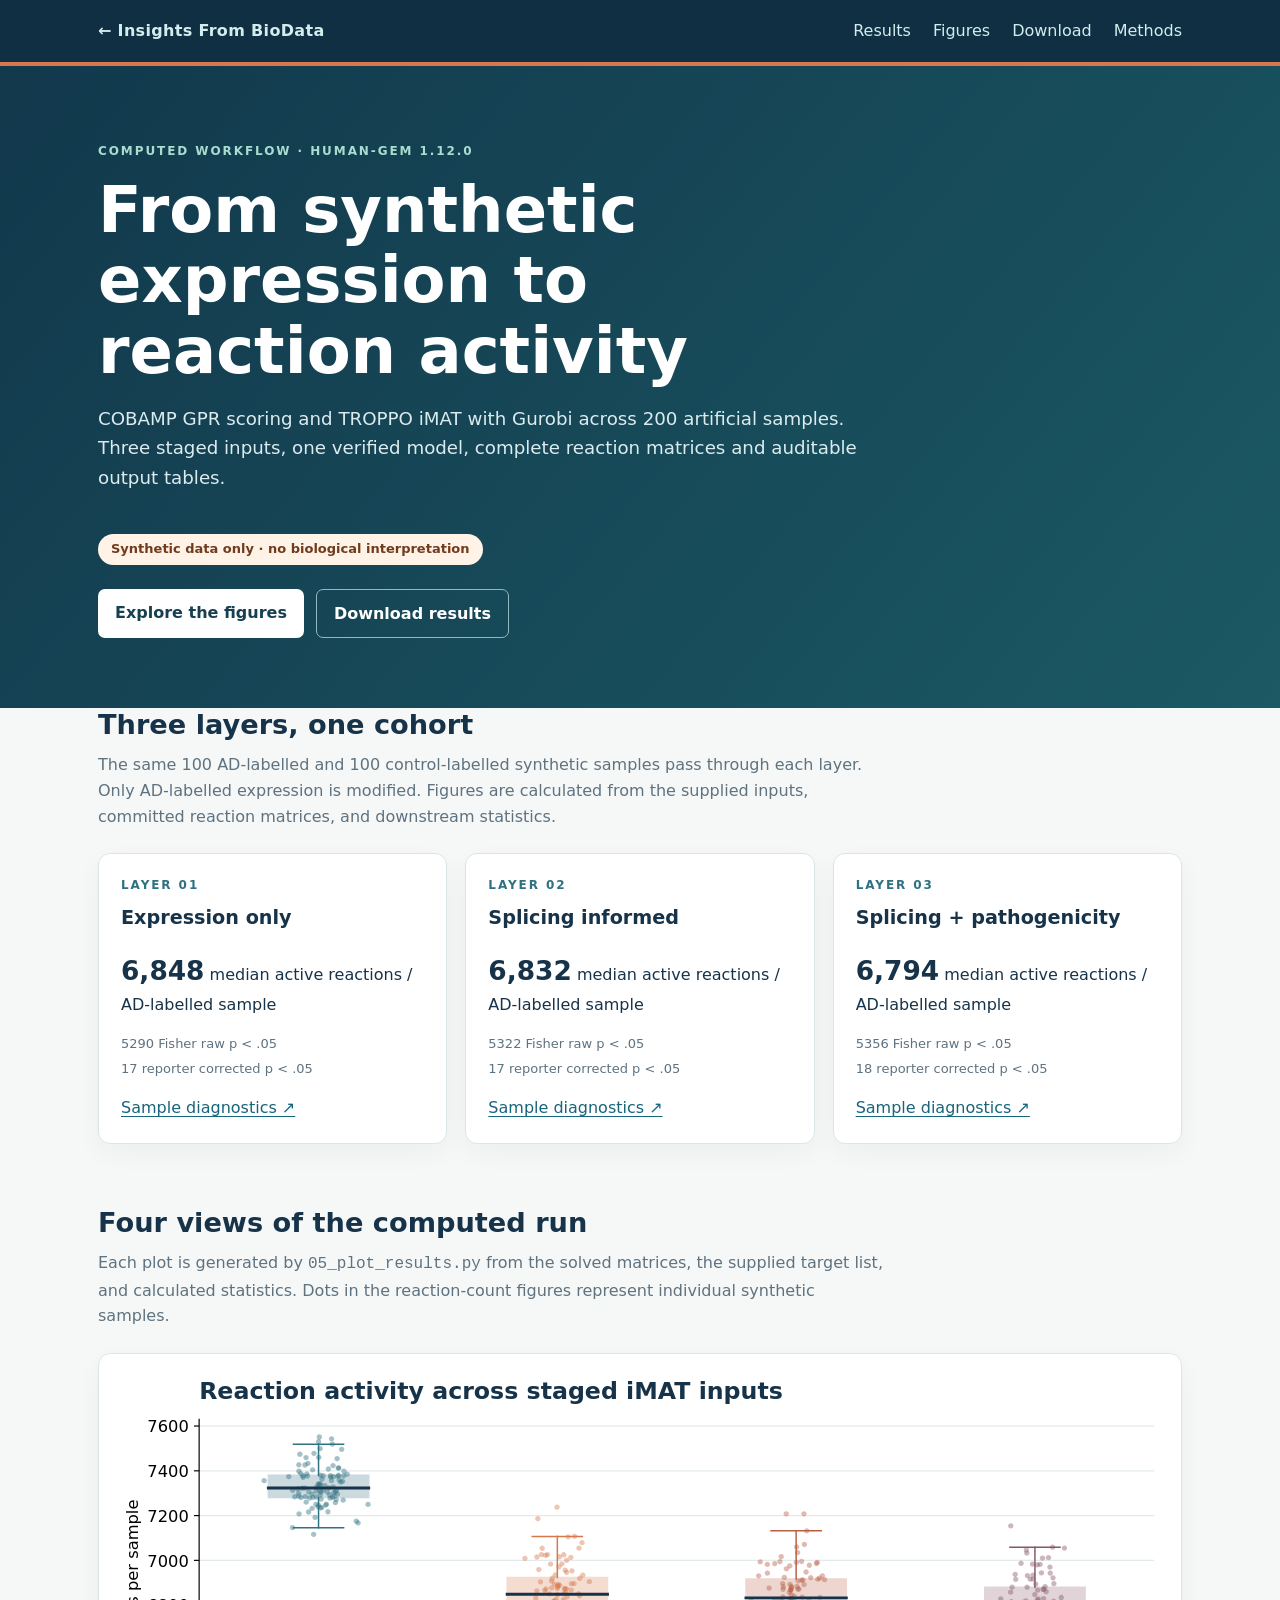
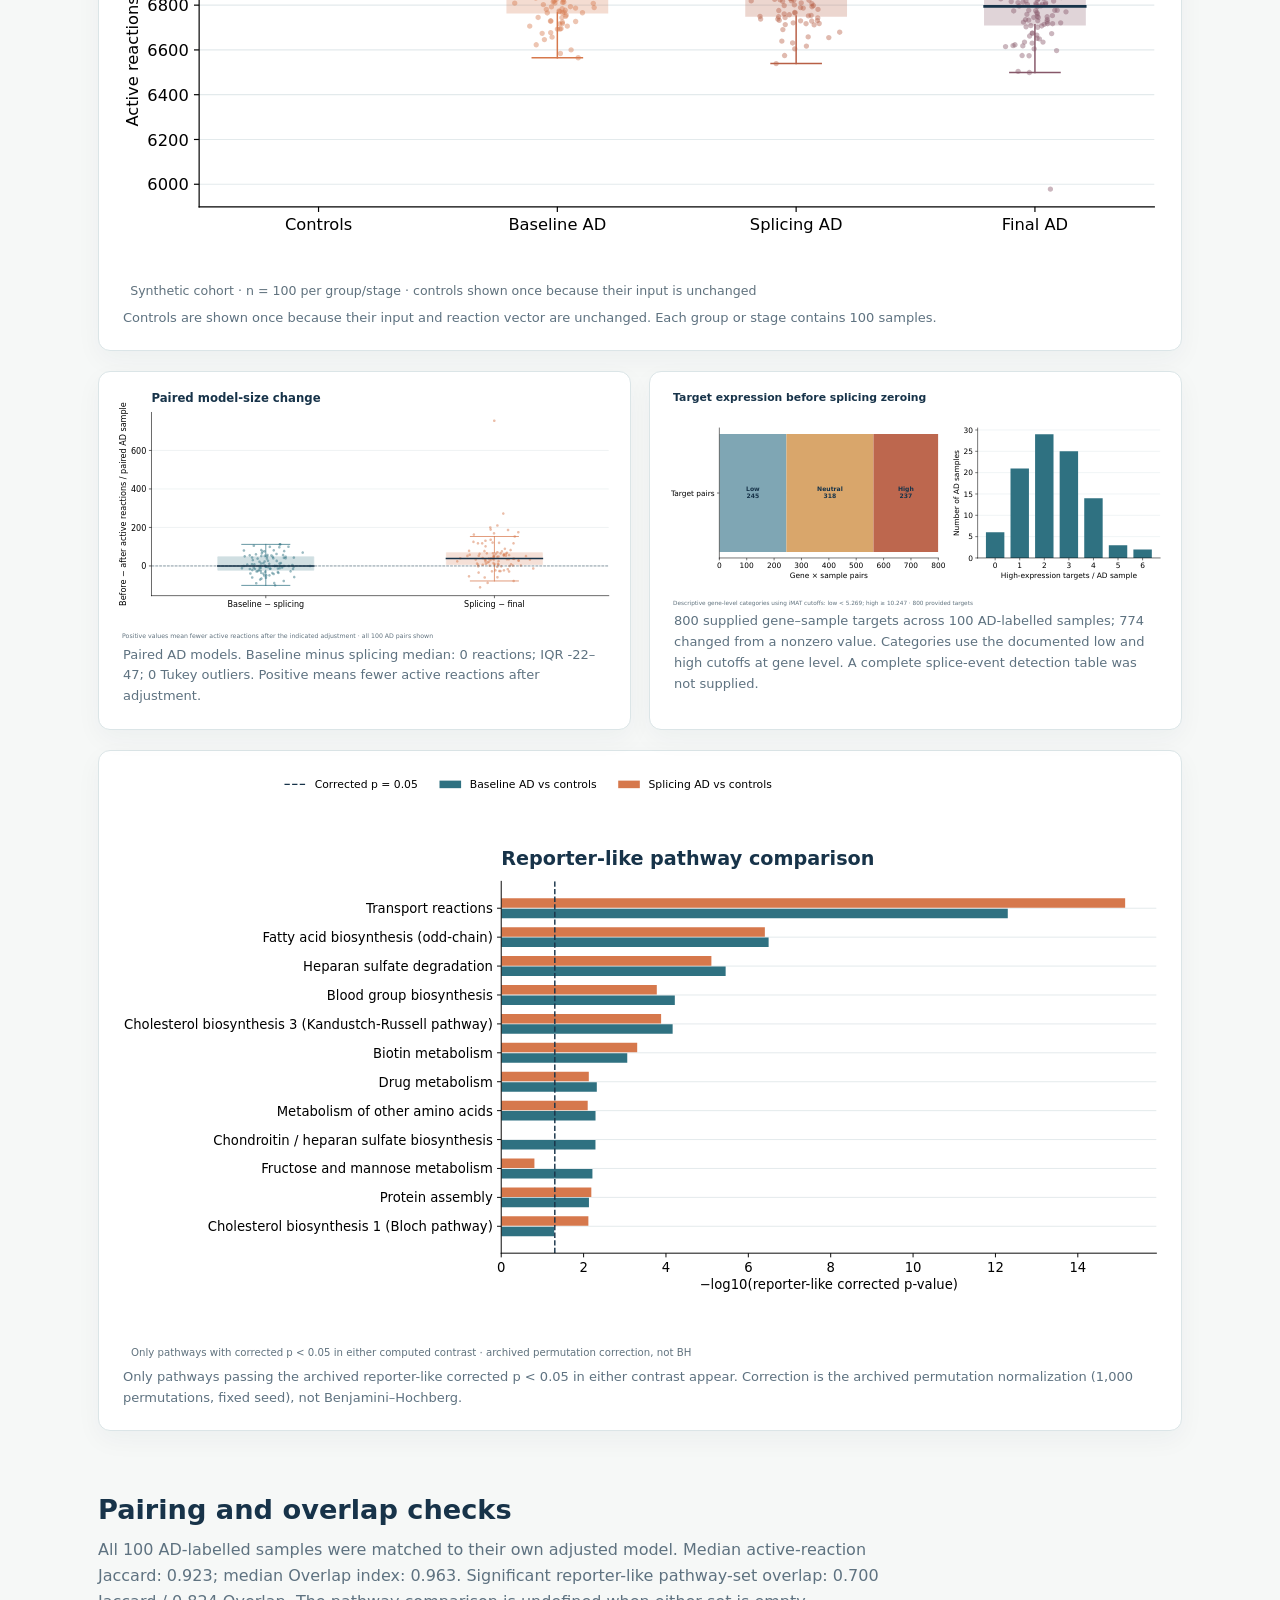
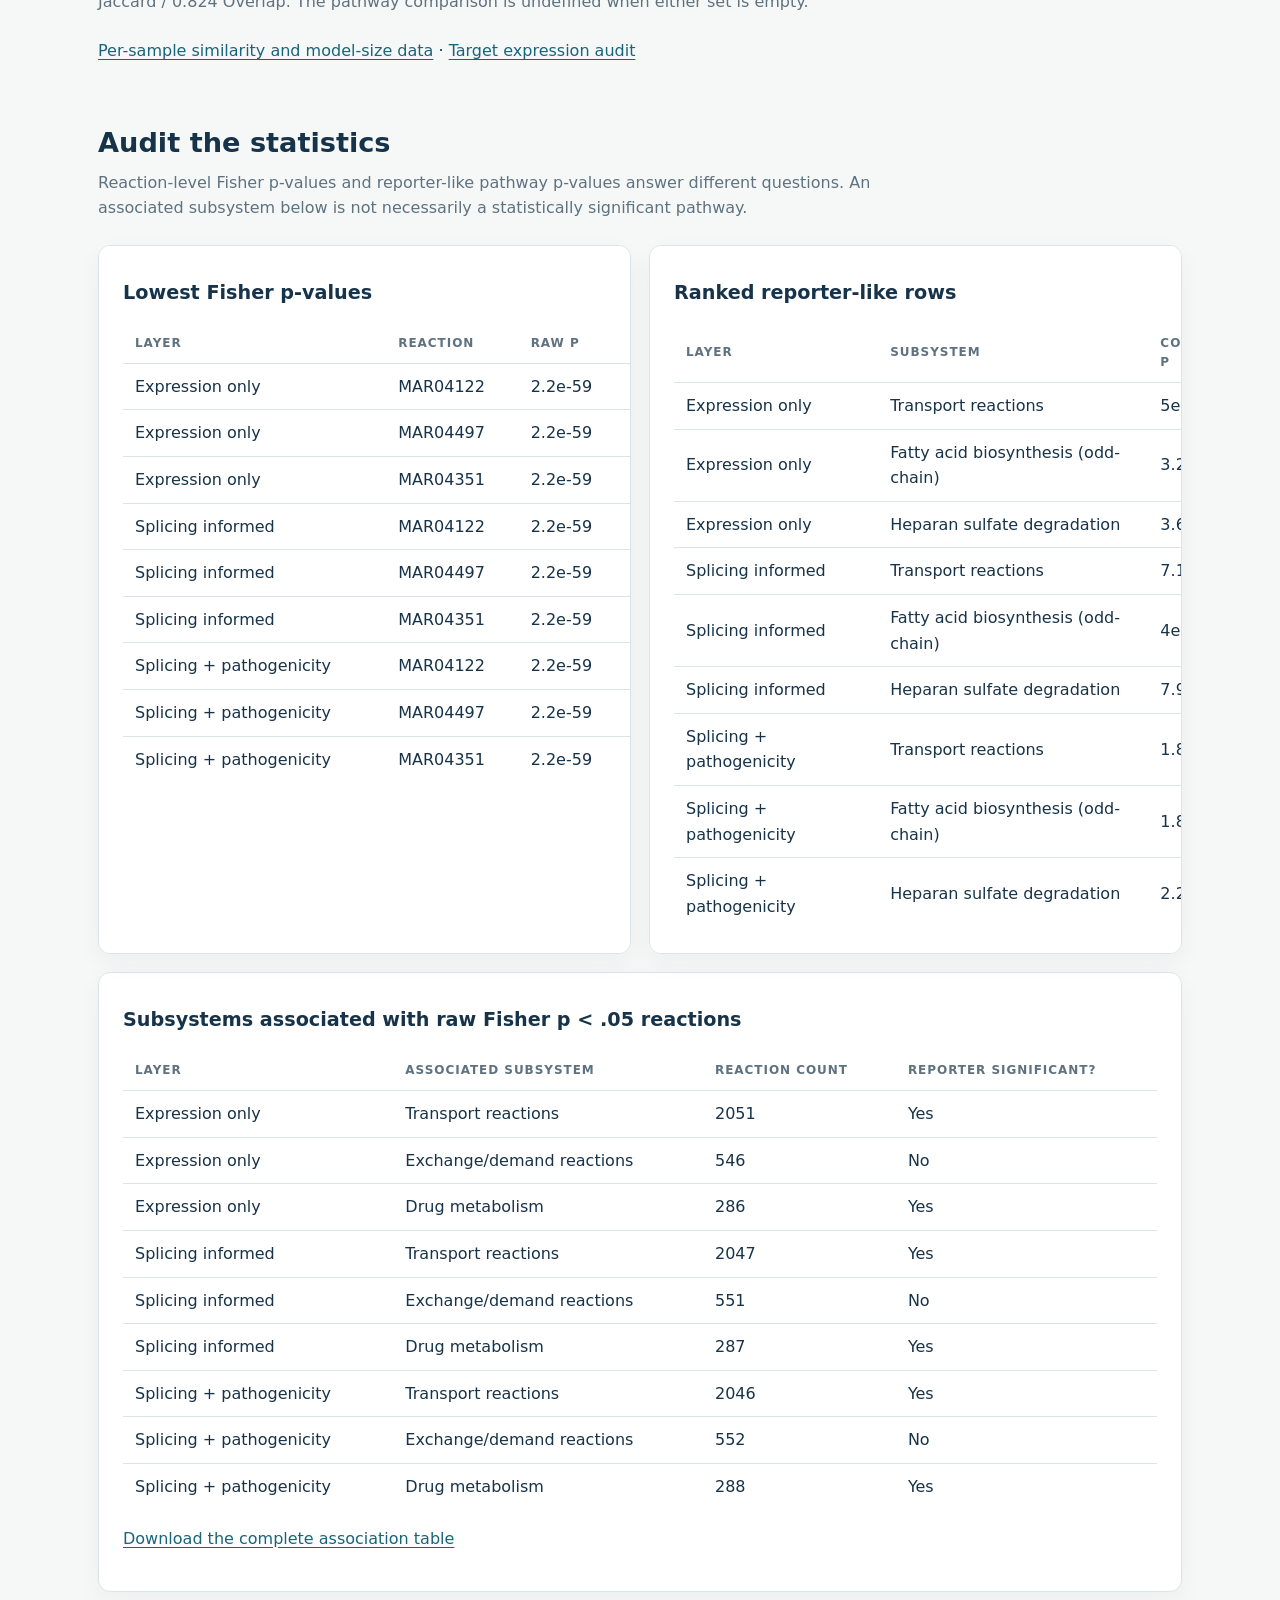
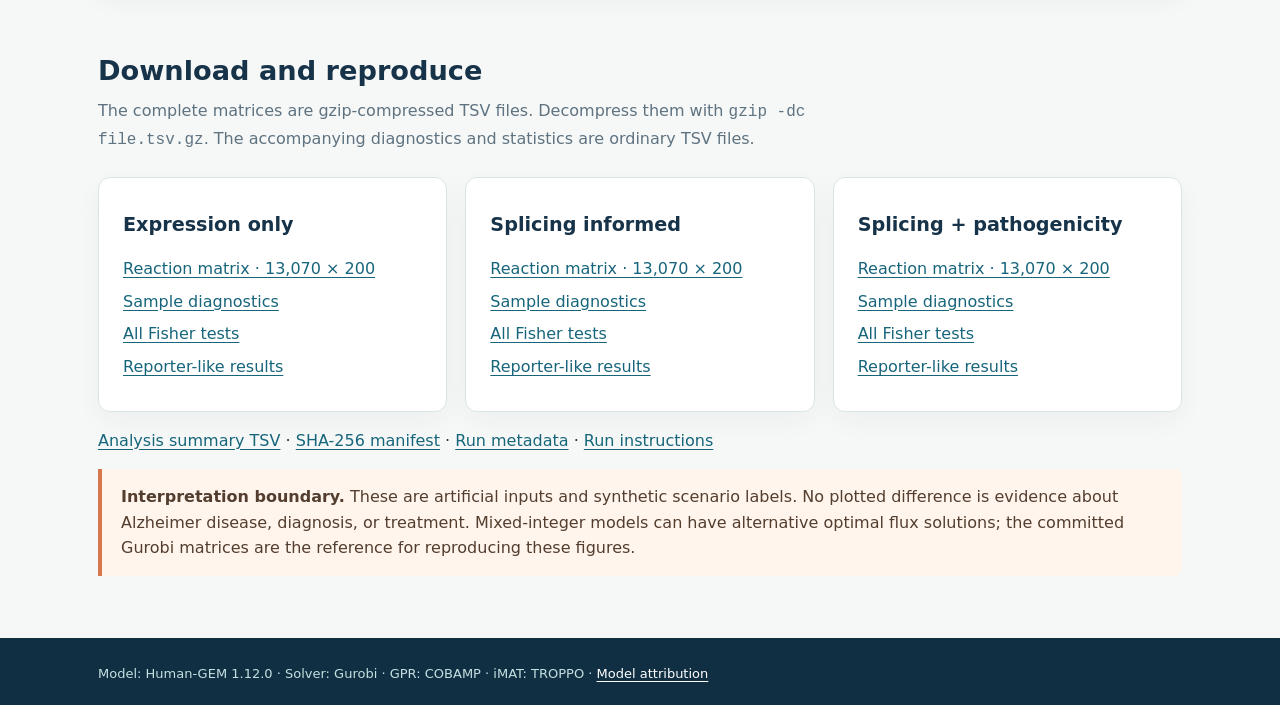
<file: projects/synthetic-imat/index.html>
<!doctype html>
<html lang="en"><head><meta charset="utf-8"><meta name="viewport" content="width=device-width, initial-scale=1">
<meta name="description" content="Computed COBAMP and TROPPO iMAT outputs for a 200-sample synthetic cohort.">
<title>Three-layer iMAT | Synthetic cohort</title>
<link rel="icon" href="../../assets/favicon.svg" type="image/svg+xml">
<style>
:root{--ink:#173349;--muted:#5e7280;--teal:#2f7181;--orange:#d6784c;--line:#dbe5e7;--paper:#f6f8f7}
*{box-sizing:border-box}html{scroll-behavior:smooth}body{margin:0;background:var(--paper);color:var(--ink);font:16px/1.6 system-ui,-apple-system,Segoe UI,sans-serif}
a{color:#17657b;text-underline-offset:3px}a:hover{color:#a54f2c}.wrap{max-width:1140px;margin:auto;padding:0 28px}
header{background:#102f42;color:white;padding:18px 0;border-bottom:4px solid var(--orange)}header .wrap{display:flex;justify-content:space-between;align-items:center;gap:20px}
header a{color:#d3eced;text-decoration:none}nav{display:flex;gap:22px}.brand{font-weight:750;letter-spacing:.02em}
.hero{background:linear-gradient(130deg,#12384c,#1b5964);color:white;padding:76px 0 70px}.eyebrow{text-transform:uppercase;letter-spacing:.16em;font-size:12px;font-weight:800;color:#a9ddcf}
h1{font-size:clamp(2.2rem,5vw,4.2rem);line-height:1.1;max-width:800px;margin:14px 0}.hero p{font-size:1.14rem;max-width:760px;color:#dbecef}
.pill{display:inline-block;background:#fff2e6;color:#713b1d;border-radius:50px;padding:5px 13px;font-size:13px;font-weight:750;margin:24px 0 0}
.actions{display:flex;flex-wrap:wrap;gap:12px;margin-top:24px}.button{display:inline-block;padding:11px 17px;border-radius:7px;background:white;color:#164052;font-weight:700;text-decoration:none}.button.alt{background:transparent;color:white;border:1px solid #93b9c0}
main{padding:42px 0 75px}section{margin:0 0 62px}h2{font-size:1.7rem;line-height:1.25;margin:0 0 10px}.intro{max-width:790px;color:var(--muted);margin:0 0 24px}
.cards{display:grid;grid-template-columns:repeat(3,1fr);gap:18px}.result-card,.figure,.panel{background:white;border:1px solid var(--line);border-radius:12px;box-shadow:0 9px 26px #1733490b}
.result-card{padding:22px}.result-card .eyebrow{color:var(--teal);margin:0}h3{margin:8px 0 15px;font-size:1.2rem}.result-card strong{font-size:1.65rem}.mini{display:grid;gap:4px;font-size:13px;color:var(--muted);margin:16px 0}
.figure{padding:16px;margin:20px 0}.figure img{display:block;width:100%;height:auto}.figure figcaption{padding:0 8px 6px;color:var(--muted);font-size:13px}
.twocol{display:grid;grid-template-columns:1fr 1fr;gap:18px}.twocol .figure{margin:0}.panel{padding:24px}.table-wrap{overflow-x:auto}table{border-collapse:collapse;width:100%;min-width:600px}th,td{padding:10px 12px;border-bottom:1px solid var(--line);text-align:left}th{font-size:12px;text-transform:uppercase;letter-spacing:.08em;color:var(--muted)}td{font-variant-numeric:tabular-nums}tr:last-child td{border-bottom:0}
.download-grid{display:grid;grid-template-columns:repeat(3,1fr);gap:18px}.download-grid .panel a{display:block;margin:7px 0}.note{border-left:4px solid var(--orange);padding:15px 19px;background:#fff5ec;color:#533d2e;border-radius:0 8px 8px 0}
footer{padding:26px 0;background:#102f42;color:#c5dfe1;font-size:13px}footer a{color:white}
@media(max-width:850px){.cards,.download-grid,.twocol{grid-template-columns:1fr}header nav{display:none}.wrap{padding:0 18px}.hero{padding:52px 0}}
</style></head><body>
<header><div class="wrap"><a class="brand" href="../../index.html">&larr; Insights From BioData</a><nav><a href="#results">Results</a><a href="#figures">Figures</a><a href="#downloads">Download</a><a href="https://github.com/Bioinformatikci/bioinformatics-portfolio-projects/blob/main/splicing-pathogenicity-imat-demo/README.md">Methods</a></nav></div></header>
<div class="hero"><div class="wrap"><div class="eyebrow">Computed workflow · Human-GEM 1.12.0</div><h1>From synthetic expression to reaction activity</h1>
<p>COBAMP GPR scoring and TROPPO iMAT with Gurobi across 200 artificial samples. Three staged inputs, one verified model, complete reaction matrices and auditable output tables.</p>
<span class="pill">Synthetic data only · no biological interpretation</span>
<div class="actions"><a class="button" href="#figures">Explore the figures</a><a class="button alt" href="#downloads">Download results</a></div></div></div>
<main class="wrap"><section id="results"><h2>Three layers, one cohort</h2><p class="intro">The same 100 AD-labelled and 100 control-labelled synthetic samples pass through each layer. Only AD-labelled expression is modified. Figures are calculated from the supplied inputs, committed reaction matrices, and downstream statistics.</p><div class="cards"><article class='result-card'><p class='eyebrow'>Layer 01</p><h3>Expression only</h3><p><strong>6,848</strong> median active reactions / AD-labelled sample</p><div class='mini'><span>5290 Fisher raw p &lt; .05</span><span>17 reporter corrected p &lt; .05</span></div><a href='results/expression_only/sample_summary.tsv'>Sample diagnostics ↗</a></article><article class='result-card'><p class='eyebrow'>Layer 02</p><h3>Splicing informed</h3><p><strong>6,832</strong> median active reactions / AD-labelled sample</p><div class='mini'><span>5322 Fisher raw p &lt; .05</span><span>17 reporter corrected p &lt; .05</span></div><a href='results/splicing_informed/sample_summary.tsv'>Sample diagnostics ↗</a></article><article class='result-card'><p class='eyebrow'>Layer 03</p><h3>Splicing + pathogenicity</h3><p><strong>6,794</strong> median active reactions / AD-labelled sample</p><div class='mini'><span>5356 Fisher raw p &lt; .05</span><span>18 reporter corrected p &lt; .05</span></div><a href='results/splicing_pathogenicity_informed/sample_summary.tsv'>Sample diagnostics ↗</a></article></div></section>
<section id="figures"><h2>Four views of the computed run</h2><p class="intro">Each plot is generated by <code>05_plot_results.py</code> from the solved matrices, the supplied target list, and calculated statistics. Dots in the reaction-count figures represent individual synthetic samples.</p>
<figure class="figure"><img src="figures/active_reactions.svg" alt="Active reaction count distributions for controls and three AD-labelled model stages"><figcaption>Controls are shown once because their input and reaction vector are unchanged. Each group or stage contains 100 samples.</figcaption></figure>
<div class="twocol"><figure class="figure"><img src="figures/paired_model_size.svg" alt="Within-sample changes in active reaction counts after splicing and pathogenicity adjustments"><figcaption>Paired AD models. Baseline minus splicing median: 0 reactions; IQR -22–47; 0 Tukey outliers. Positive means fewer active reactions after adjustment.</figcaption></figure>
<figure class="figure"><img src="figures/target_expression.svg" alt="Expression categories of provided splicing targets before zeroing"><figcaption>800 supplied gene–sample targets across 100 AD-labelled samples; 774 changed from a nonzero value. Categories use the documented low and high cutoffs at gene level. A complete splice-event detection table was not supplied.</figcaption></figure></div>
<figure class="figure"><img src="figures/reporter_pathways.svg" alt="Comparison of corrected reporter-like pathway statistics from baseline and splicing-adjusted models"><figcaption>Only pathways passing the archived reporter-like corrected p &lt; 0.05 in either contrast appear. Correction is the archived permutation normalization (1,000 permutations, fixed seed), not Benjamini–Hochberg.</figcaption></figure></section>
<section><h2>Pairing and overlap checks</h2><p class="intro">All 100 AD-labelled samples were matched to their own adjusted model. Median active-reaction Jaccard: 0.923; median Overlap index: 0.963. Significant reporter-like pathway-set overlap: 0.700 Jaccard / 0.824 Overlap. The pathway comparison is undefined when either set is empty.</p>
<p><a href="results/paired_reaction_metrics.tsv">Per-sample similarity and model-size data</a> · <a href="results/target_expression_categories.tsv">Target expression audit</a></p></section>
<section><h2>Audit the statistics</h2><p class="intro">Reaction-level Fisher p-values and reporter-like pathway p-values answer different questions. An associated subsystem below is not necessarily a statistically significant pathway.</p>
<div class="twocol"><div class="panel table-wrap"><h3>Lowest Fisher p-values</h3><table><thead><tr><th>Layer</th><th>Reaction</th><th>Raw p</th><th>BH p</th></tr></thead><tbody><tr><td>Expression only</td><td>MAR04122</td><td>2.2e-59</td><td>7.7e-58</td></tr><tr><td>Expression only</td><td>MAR04497</td><td>2.2e-59</td><td>7.7e-58</td></tr><tr><td>Expression only</td><td>MAR04351</td><td>2.2e-59</td><td>7.7e-58</td></tr><tr><td>Splicing informed</td><td>MAR04122</td><td>2.2e-59</td><td>9.5e-58</td></tr><tr><td>Splicing informed</td><td>MAR04497</td><td>2.2e-59</td><td>9.5e-58</td></tr><tr><td>Splicing informed</td><td>MAR04351</td><td>2.2e-59</td><td>9.5e-58</td></tr><tr><td>Splicing + pathogenicity</td><td>MAR04122</td><td>2.2e-59</td><td>1.3e-57</td></tr><tr><td>Splicing + pathogenicity</td><td>MAR04497</td><td>2.2e-59</td><td>1.3e-57</td></tr><tr><td>Splicing + pathogenicity</td><td>MAR04351</td><td>2.2e-59</td><td>1.3e-57</td></tr></tbody></table></div>
<div class="panel table-wrap"><h3>Ranked reporter-like rows</h3><table><thead><tr><th>Layer</th><th>Subsystem</th><th>Corrected p</th></tr></thead><tbody><tr><td>Expression only</td><td>Transport reactions</td><td>5e-13</td></tr><tr><td>Expression only</td><td>Fatty acid biosynthesis (odd-chain)</td><td>3.2e-07</td></tr><tr><td>Expression only</td><td>Heparan sulfate degradation</td><td>3.6e-06</td></tr><tr><td>Splicing informed</td><td>Transport reactions</td><td>7.1e-16</td></tr><tr><td>Splicing informed</td><td>Fatty acid biosynthesis (odd-chain)</td><td>4e-07</td></tr><tr><td>Splicing informed</td><td>Heparan sulfate degradation</td><td>7.9e-06</td></tr><tr><td>Splicing + pathogenicity</td><td>Transport reactions</td><td>1.8e-18</td></tr><tr><td>Splicing + pathogenicity</td><td>Fatty acid biosynthesis (odd-chain)</td><td>1.8e-07</td></tr><tr><td>Splicing + pathogenicity</td><td>Heparan sulfate degradation</td><td>2.2e-06</td></tr></tbody></table></div></div>
<div class="panel table-wrap" style="margin-top:18px"><h3>Subsystems associated with raw Fisher p &lt; .05 reactions</h3><table><thead><tr><th>Layer</th><th>Associated subsystem</th><th>Reaction count</th><th>Reporter significant?</th></tr></thead><tbody><tr><td>Expression only</td><td>Transport reactions</td><td>2051</td><td>Yes</td></tr><tr><td>Expression only</td><td>Exchange/demand reactions</td><td>546</td><td>No</td></tr><tr><td>Expression only</td><td>Drug metabolism</td><td>286</td><td>Yes</td></tr><tr><td>Splicing informed</td><td>Transport reactions</td><td>2047</td><td>Yes</td></tr><tr><td>Splicing informed</td><td>Exchange/demand reactions</td><td>551</td><td>No</td></tr><tr><td>Splicing informed</td><td>Drug metabolism</td><td>287</td><td>Yes</td></tr><tr><td>Splicing + pathogenicity</td><td>Transport reactions</td><td>2046</td><td>Yes</td></tr><tr><td>Splicing + pathogenicity</td><td>Exchange/demand reactions</td><td>552</td><td>No</td></tr><tr><td>Splicing + pathogenicity</td><td>Drug metabolism</td><td>288</td><td>Yes</td></tr></tbody></table><p><a href="results/fisher_subsystem_associations.tsv">Download the complete association table</a></p></div></section>
<section id="downloads"><h2>Download and reproduce</h2><p class="intro">The complete matrices are gzip-compressed TSV files. Decompress them with <code>gzip -dc file.tsv.gz</code>. The accompanying diagnostics and statistics are ordinary TSV files.</p>
<div class="download-grid"><div class="panel"><h3>Expression only</h3><a href="results/expression_only/reaction_activity_matrix.tsv.gz">Reaction matrix · 13,070 × 200</a><a href="results/expression_only/sample_summary.tsv">Sample diagnostics</a><a href="results/expression_only/fisher_all_reactions.tsv.gz">All Fisher tests</a><a href="results/expression_only/reporter_like_all_pathways.tsv">Reporter-like results</a></div><div class="panel"><h3>Splicing informed</h3><a href="results/splicing_informed/reaction_activity_matrix.tsv.gz">Reaction matrix · 13,070 × 200</a><a href="results/splicing_informed/sample_summary.tsv">Sample diagnostics</a><a href="results/splicing_informed/fisher_all_reactions.tsv.gz">All Fisher tests</a><a href="results/splicing_informed/reporter_like_all_pathways.tsv">Reporter-like results</a></div><div class="panel"><h3>Splicing + pathogenicity</h3><a href="results/splicing_pathogenicity_informed/reaction_activity_matrix.tsv.gz">Reaction matrix · 13,070 × 200</a><a href="results/splicing_pathogenicity_informed/sample_summary.tsv">Sample diagnostics</a><a href="results/splicing_pathogenicity_informed/fisher_all_reactions.tsv.gz">All Fisher tests</a><a href="results/splicing_pathogenicity_informed/reporter_like_all_pathways.tsv">Reporter-like results</a></div></div>
<p><a href="results/analysis_summary.tsv">Analysis summary TSV</a> · <a href="manifest.sha256">SHA-256 manifest</a> · <a href="run_metadata.json">Run metadata</a> · <a href="https://github.com/Bioinformatikci/bioinformatics-portfolio-projects/blob/main/splicing-pathogenicity-imat-demo/README.md">Run instructions</a></p>
<div class="note"><strong>Interpretation boundary.</strong> These are artificial inputs and synthetic scenario labels. No plotted difference is evidence about Alzheimer disease, diagnosis, or treatment. Mixed-integer models can have alternative optimal flux solutions; the committed Gurobi matrices are the reference for reproducing these figures.</div></section></main>
<footer><div class="wrap">Model: Human-GEM 1.12.0 · Solver: Gurobi · GPR: COBAMP · iMAT: TROPPO · <a href="https://github.com/Bioinformatikci/bioinformatics-portfolio-projects/blob/main/splicing-pathogenicity-imat-demo/third_party_licenses/Human-GEM-CC-BY-4.0.md">Model attribution</a></div></footer>
</body></html>
</file>
